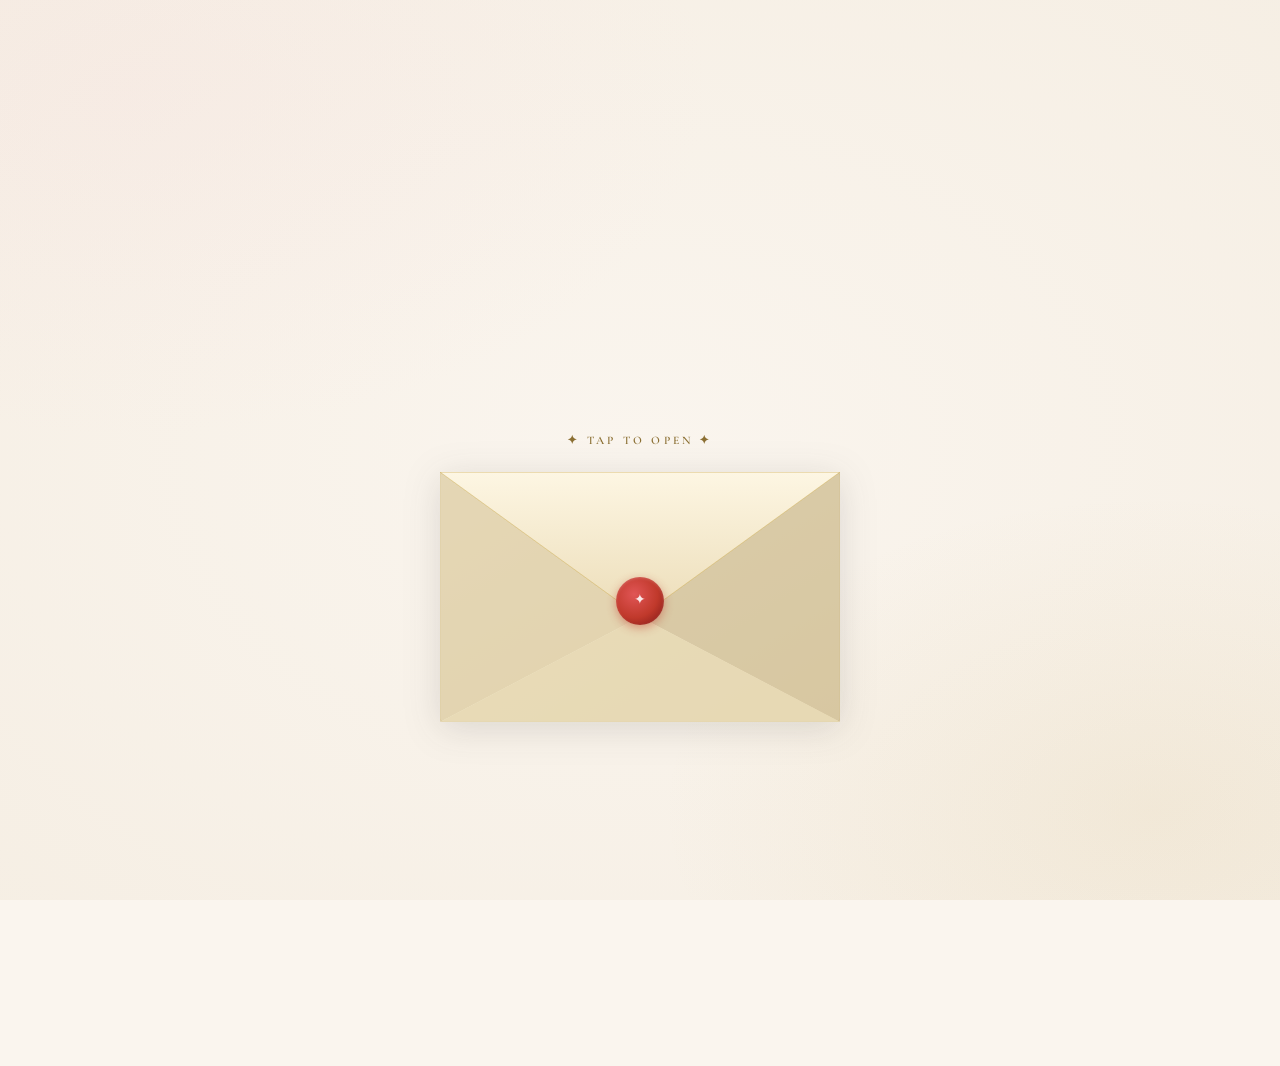
<file: messages.html>
<!DOCTYPE html>
<html lang="en">
<head>
  <meta charset="UTF-8">
  <meta name="viewport" content="width=device-width, initial-scale=1.0">
  <title>A Letter · To Say Something</title>
  <link rel="stylesheet" href="styles.css">
  <link rel="preconnect" href="https://fonts.googleapis.com">
  <link rel="preconnect" href="https://fonts.gstatic.com" crossorigin>
  <link href="https://fonts.googleapis.com/css2?family=Cormorant+Garamond:ital,wght@0,300;0,400;0,600;1,300;1,400&family=Bodoni+Moda:ital,opsz,wght@0,6..96,400;0,6..96,700;1,6..96,400&family=Herr+Von+Muellerhoff&family=IM+Fell+English:ital@0;1&display=swap" rel="stylesheet">
  <style>

    /* ── Stage: full-height centred column ───────────── */
    .envelope-stage {
      min-height: 100vh;
      display: flex;
      flex-direction: column;
      align-items: center;
      justify-content: center;
      gap: 1.4rem;
      padding: 7rem 1.5rem 5rem;
    }

    /* ── Hint ────────────────────────────────────────── */
    #hint {
      font-family: 'Cormorant Garamond', serif;
      font-size: .72rem;
      font-weight: 600;
      letter-spacing: .28em;
      text-transform: uppercase;
      color: var(--gold-dark);
      animation: fade-up .7s .5s both;
      transition: opacity .4s;
    }
    #hint.hide { opacity: 0; pointer-events: none; }

    /* ── Outer wrapper — sets the coordinate space ───── */
    #scene {
      position: relative;
      width: 400px;
      /* height grows to contain letter once opened */
      animation: fade-up .8s .15s both;
      cursor: pointer;
    }

    /* ── Letter paper ────────────────────────────────── */
    #letter {
      position: absolute;
      left: 20px;
      width: 360px;
      background: #fffdf7;
      border: 1px solid rgba(201,168,76,.25);
      border-radius: 3px;
      box-shadow: 0 2px 14px rgba(46,44,42,.12);
      padding: 1.8rem 1.6rem 1.6rem;
      box-sizing: border-box;
      overflow: hidden;
      /* Start: bottom of scene, z below envelope, clipped to 0 height */
      bottom: 0;
      max-height: 0;
      opacity: 0;
      z-index: 2;
      transition: none;
    }

    /* ── Envelope body SVG ───────────────────────────── */
    #env-svg {
      position: relative;
      display: block;
      width: 400px;
      z-index: 3;
      filter: drop-shadow(0 6px 18px rgba(46,44,42,.14));
    }

    /* ── Flap SVG (separate, rotates open) ───────────── */
    #flap-svg {
      position: absolute;
      top: 0;
      left: 0;
      width: 400px;
      z-index: 10;
      transform-origin: top center;
      transform-style: preserve-3d;
      transition: transform .7s cubic-bezier(.4,0,.2,1);
      pointer-events: none;
    }

    /* ── Wax seal ────────────────────────────────────── */
    #seal {
      position: absolute;
      top: calc(50% + 4px);   /* sits on the flap fold line */
      left: 50%;
      transform: translate(-50%, -50%);
      width: 48px;
      height: 48px;
      background: radial-gradient(circle at 38% 36%, #e05555, #c0392b 55%, #7a1515);
      border-radius: 50%;
      z-index: 15;
      display: flex;
      align-items: center;
      justify-content: center;
      box-shadow: 0 3px 10px rgba(192,57,43,.45), inset 0 1px 3px rgba(255,255,255,.2);
      font-size: .9rem;
      color: rgba(255,255,255,.88);
      font-family: 'Herr Von Muellerhoff', cursive;
      line-height: 1;
      transition: opacity .4s, transform .4s;
    }

    /* ── Letter content ──────────────────────────────── */
    .letter-top-rule {
      width: 100%;
      height: 2px;
      background: linear-gradient(90deg, transparent, var(--gold-light), transparent);
      border-radius: 2px;
      margin-bottom: 1.1rem;
    }

    #letter-inner {
      opacity: 0;
      transform: translateY(6px);
      transition: opacity .5s, transform .5s;
    }

    .letter-date {
      font-family: 'Cormorant Garamond', serif;
      font-size: .68rem;
      font-weight: 600;
      letter-spacing: .22em;
      text-transform: uppercase;
      color: var(--gold-dark);
      margin-bottom: .9rem;
    }

    .letter-salutation {
      font-family: 'Herr Von Muellerhoff', cursive;
      font-size: 2rem;
      color: var(--charcoal);
      margin-bottom: .7rem;
      line-height: 1.2;
    }

    .letter-body {
      font-size: 1rem;
      line-height: 1.85;
      color: var(--slate);
      font-style: italic;
      background-image: repeating-linear-gradient(
        transparent, transparent 28px,
        rgba(201,168,76,.1) 28px, rgba(201,168,76,.1) 29px
      );
      background-position: 0 4px;
      padding-bottom: 4px;
    }
    .letter-body p + p { margin-top: .85rem; }

    .letter-closing {
      margin-top: 1.5rem;
      text-align: right;
    }
    .letter-closing p {
      font-family: 'Herr Von Muellerhoff', cursive;
      font-size: 1.75rem;
      color: var(--red);
      line-height: 1.3;
    }
    .letter-closing small {
      display: block;
      font-size: .66rem;
      letter-spacing: .16em;
      text-transform: uppercase;
      color: var(--ash);
      margin-top: .25rem;
    }

    /* ── Back button ─────────────────────────────────── */
    #back-btn {
      opacity: 0;
      transform: translateY(8px);
      transition: opacity .5s, transform .5s;
      pointer-events: none;
    }
    #back-btn.show {
      opacity: 1;
      transform: translateY(0);
      pointer-events: auto;
    }

    /* ── Idle breathe ────────────────────────────────── */
    @keyframes env-breathe {
      0%, 100% { transform: scale(1); }
      50%       { transform: scale(1.013); }
    }
    #scene.idle #env-svg { animation: env-breathe 3s ease-in-out infinite; }
    #scene.idle:hover #seal { transform: translate(-50%, -50%) scale(1.12); }

    /* responsive */
    @media (max-width: 480px) {
      #scene, #env-svg, #flap-svg { width: 310px; }
      #letter { left: 15px; width: 280px; }
    }
  </style>
</head>
<body>

  <div class="petal-canvas" id="petalCanvas"></div>

  <nav class="site-nav">
    <a href="index.html" class="nav-brand">To Say Something</a>
    <ul class="nav-links">
      <li><a href="index.html">Home</a></li>
      <li><a href="collage.html">Memories</a></li>
      <li><a href="messages.html" class="active">Letters</a></li>
    </ul>
  </nav>

  <div class="page-wrapper">
    <div class="envelope-stage">

      <p id="hint">✦ tap to open ✦</p>

      <!-- ══════════════════════════════════════════════ -->
      <!--  SCENE                                         -->
      <!-- ══════════════════════════════════════════════ -->
      <div id="scene" class="idle" onclick="openEnvelope()">

        <!-- 1. Letter paper — lives BEHIND envelope in z -->
        <div id="letter">
          <div class="letter-top-rule"></div>
          <div id="letter-inner">
            <p class="letter-date">Placeholder date &nbsp;·&nbsp; Placeholder place</p>
            <p class="letter-salutation">Dear [Name],</p>
            <div class="letter-body">
              <p>This is a placeholder for the main letter..</p>
            </div>
            <div class="letter-closing">
              <p>always yours,<br>[ your name ]</p>
            </div>
          </div>
        </div>

        <!-- 2. Envelope body (SVG, drawn over the letter) -->
        <svg id="env-svg" viewBox="0 0 400 250" xmlns="http://www.w3.org/2000/svg">
          <!-- Main body rectangle -->
          <rect x="0" y="0" width="400" height="250" rx="4" fill="url(#envGrad)" stroke="rgba(201,168,76,0.45)" stroke-width="1"/>
          <!-- Left interior fold -->
          <polygon points="0,0 0,250 200,145" fill="rgba(220,204,166,0.75)"/>
          <!-- Right interior fold -->
          <polygon points="400,0 400,250 200,145" fill="rgba(205,188,148,0.70)"/>
          <!-- Bottom point fold -->
          <polygon points="0,250 400,250 200,145" fill="rgba(230,215,178,0.85)"/>
          <!-- Seam lines -->
          <line x1="0" y1="0" x2="200" y2="145" stroke="rgba(201,168,76,0.22)" stroke-width="1"/>
          <line x1="400" y1="0" x2="200" y2="145" stroke="rgba(201,168,76,0.22)" stroke-width="1"/>
          <defs>
            <linearGradient id="envGrad" x1="0" y1="0" x2="1" y2="1">
              <stop offset="0%" stop-color="#fdf6e3"/>
              <stop offset="100%" stop-color="#f0e2c0"/>
            </linearGradient>
          </defs>
        </svg>

        <!-- 3. Flap (separate SVG, rotates open around top edge) -->
        <svg id="flap-svg" viewBox="0 0 400 145" xmlns="http://www.w3.org/2000/svg">
          <!-- Flap triangle (points downward — V shape from top corners to centre bottom) -->
          <polygon points="0,0 400,0 200,145" fill="url(#flapGrad)" stroke="rgba(201,168,76,0.4)" stroke-width="1" stroke-linejoin="round"/>
          <!-- Subtle crease line at fold -->
          <line x1="0" y1="0" x2="400" y2="0" stroke="rgba(201,168,76,0.35)" stroke-width="1"/>
          <defs>
            <linearGradient id="flapGrad" x1="0" y1="0" x2="0" y2="1">
              <stop offset="0%" stop-color="#fdf6e3"/>
              <stop offset="100%" stop-color="#ecddb8"/>
            </linearGradient>
          </defs>
        </svg>

        <!-- 4. Wax seal centred on the flap fold line -->
        <div id="seal">✦</div>

      </div>
      <!-- /scene -->

      <!-- Back button — outside scene, shown by JS -->
      <div id="back-btn">
        <a href="index.html" class="btn btn-outline">← Back to Home</a>
      </div>

    </div>
  </div>

  <script>
    let hasOpened = false;

    function openEnvelope() {
      if (hasOpened) return;
      hasOpened = true;

      const scene  = document.getElementById('scene');
      const hint   = document.getElementById('hint');
      const flap   = document.getElementById('flap-svg');
      const seal   = document.getElementById('seal');
      const letter = document.getElementById('letter');
      const inner  = document.getElementById('letter-inner');
      const back   = document.getElementById('back-btn');

      scene.classList.remove('idle');
      scene.onclick = null;
      scene.style.cursor = 'default';
      hint.classList.add('hide');

      /* ── Step 1 (0ms): flap opens + seal fades ─── */
      flap.style.transition = 'transform .7s cubic-bezier(.4,0,.2,1)';
      flap.style.transform  = 'rotateX(180deg)';
      seal.style.opacity    = '0';
      seal.style.transform  = 'translate(-50%, -50%) scale(.5)';

      /* ── Step 2 (550ms): letter becomes visible and rises ── */
      setTimeout(() => {
        /* Reveal letter at current position (inside env), no animation yet */
        letter.style.transition = 'none';
        letter.style.maxHeight  = '600px';
        letter.style.opacity    = '1';

        /* Force reflow so the browser registers the height before animating */
        letter.getBoundingClientRect();

        /* Now animate the rise */
        letter.style.transition = 'transform .65s cubic-bezier(.22,.84,.36,1), bottom .65s cubic-bezier(.22,.84,.36,1)';
        letter.style.bottom     = '220px';
      }, 550);

      /* ── Step 3 (1200ms): letter expands to full height ─── */
      setTimeout(() => {
        letter.style.transition = 'max-height .55s cubic-bezier(.4,0,.2,1), transform .65s, bottom .65s';
        /* max-height already 600px, no change needed — content just becomes readable */

        /* Fade in the letter content */
        inner.style.opacity   = '1';
        inner.style.transform = 'translateY(0)';
      }, 1200);

      /* ── Step 4 (2000ms): show back button ─────────────── */
      setTimeout(() => {
        back.classList.add('show');
      }, 2000);
    }

    /* ── Petals ─────────────────────────────────────────── */
    (function () {
      const canvas  = document.getElementById('petalCanvas');
      const symbols = ['✿', '❀', '·', '♡', '✦'];
      const colors  = ['#c9a84c', '#c0392b', '#b0aba4', '#e8cd87'];
      function spawn() {
        const el = document.createElement('span');
        el.className = 'petal';
        el.textContent = symbols[Math.floor(Math.random() * symbols.length)];
        el.style.left = Math.random() * 96 + '%';
        el.style.fontSize = (12 + Math.random() * 12) + 'px';
        el.style.color = colors[Math.floor(Math.random() * colors.length)];
        const dur = 14 + Math.random() * 10;
        el.style.setProperty('--drift', ((Math.random() - .5) * 100) + 'px');
        el.style.setProperty('--spin', (Math.random() * 360) + 'deg');
        el.style.animationDuration = dur + 's';
        canvas.appendChild(el);
        setTimeout(() => { if (el.parentNode) canvas.removeChild(el); }, dur * 1000);
      }
      for (let i = 0; i < 10; i++) setTimeout(spawn, i * 900);
      setInterval(spawn, 2800);
    })();
  </script>

</body>
</html>
</file>
<file: styles.css>
/* ================================================
   TO SAY SOMETHING — Shared Styles
   Palette: Warm charcoal + gold + crimson accents
   on a soft pastel cream/parchment base
   ================================================ */

/* ------------------------------------------------
   ROOT VARIABLES
   ------------------------------------------------ */
:root {
    --charcoal:       #3a3028;
    --charcoal-mid:   #5c5048;
    --charcoal-light: #8a7e76;
    --gold:           #c4a355;
    --gold-bright:    #ddb96a;
    --gold-pale:      #eddfa8;
    --gold-muted-bg:  #f7f1e3;
    --gold-dark:      #8b6f32;
    --crimson:        #9e2d3a;
    --crimson-soft:   #be4a5a;
    --crimson-pale:   #f5d8db;

    --cream:          #faf5ee;
    --parchment:      #f4ece0;
    --warm-white:     #fdfaf5;
    --blush:          #f7e6e6;
    --lavender-pale:  #f0eaf5;
    --sage-pale:      #e8f0e8;
    --peach-pale:     #f5ece0;

    --card-shadow:    0 24px 64px rgba(58, 48, 40, 0.13), 0 4px 16px rgba(58, 48, 40, 0.07);
    --gold-ring:      0 0 0 1px rgba(196, 163, 85, 0.25);
    --border-gold:    1.5px solid var(--gold);
}

/* ------------------------------------------------
   RESET
   ------------------------------------------------ */
*, *::before, *::after {
    margin: 0;
    padding: 0;
    box-sizing: border-box;
}

html { height: 100%; }

body {
    font-family: 'Cormorant Garamond', Georgia, serif;
    background-color: var(--cream);
    color: var(--charcoal);
    line-height: 1.6;
    min-height: 100%;
}

/* ------------------------------------------------
   BACKGROUND ATMOSPHERE
   ------------------------------------------------ */
body::before {
    content: '';
    position: fixed;
    inset: 0;
    background:
        radial-gradient(ellipse 65% 55% at 10% 10%, rgba(245, 216, 219, 0.20) 0%, transparent 70%),
        radial-gradient(ellipse 55% 50% at 90% 90%, rgba(196, 163, 85, 0.10) 0%, transparent 70%),
        radial-gradient(ellipse 100% 100% at 50% 50%, var(--cream) 0%, var(--parchment) 100%);
    pointer-events: none;
    z-index: 0;
}

/* ------------------------------------------------
   PAGE FRAME — decorative gold border
   ------------------------------------------------ */
.page-frame {
    position: fixed;
    inset: 14px;
    border: 1px solid rgba(196, 163, 85, 0.20);
    pointer-events: none;
    z-index: 300;
}

/* Corner diamond accents */
.page-frame::before,
.page-frame::after {
    content: '';
    position: absolute;
    width: 6px;
    height: 6px;
    background: var(--gold);
    opacity: 0.45;
    transform: rotate(45deg);
}
.page-frame::before {
    top: -3px;
    left: -3px;
    box-shadow: calc(100vw - 27px) 0 0 rgba(196,163,85,0.45);
}
.page-frame::after {
    bottom: -3px;
    left: -3px;
    box-shadow: calc(100vw - 27px) 0 0 rgba(196,163,85,0.45);
}

/* ------------------------------------------------
   FALLING PETALS
   ------------------------------------------------ */
.petals-container {
    position: fixed;
    inset: 0;
    pointer-events: none;
    z-index: 1;
    overflow: hidden;
}

.petal {
    position: absolute;
    top: -6%;
    opacity: 0;
    font-family: 'Cormorant Garamond', serif;
    animation: petal-fall linear forwards;
    will-change: transform, opacity;
    user-select: none;
}

@keyframes petal-fall {
    0%   { transform: translateY(0)     translateX(0)    rotate(0deg);   opacity: 0; }
    6%   {                                                                opacity: 0.6; }
    25%  { transform: translateY(25vh)  translateX(18px) rotate(72deg);  }
    50%  { transform: translateY(52vh)  translateX(-9px) rotate(144deg); }
    75%  { transform: translateY(76vh)  translateX(14px) rotate(216deg); }
    94%  {                                                                opacity: 0.6; }
    100% { transform: translateY(110vh) translateX(-22px) rotate(360deg); opacity: 0; }
}

/* ================================================
   INDEX PAGE — MAIN CARD
   ================================================ */
.page-wrapper {
    position: relative;
    min-height: 100vh;
    display: flex;
    align-items: center;
    justify-content: center;
    padding: 2rem;
    z-index: 2;
}

.main-card {
    position: relative;
    background: var(--warm-white);
    border: var(--border-gold);
    border-radius: 3px;
    max-width: 520px;
    width: 100%;
    max-height: 90vh;
    overflow-y: auto;
    scrollbar-width: none;
    box-shadow: var(--card-shadow), var(--gold-ring);
    animation: card-enter 1.1s cubic-bezier(0.16, 1, 0.3, 1) both;
    z-index: 10;
}
.main-card::-webkit-scrollbar { display: none; }

/* Inner decorative ghost frame */
.main-card::after {
    content: '';
    position: absolute;
    inset: 22px;
    top: 28px;
    border: 0.5px solid rgba(196, 163, 85, 0.16);
    pointer-events: none;
    z-index: 0;
}

@keyframes card-enter {
    from { opacity: 0; transform: translateY(22px) scale(0.972); }
    to   { opacity: 1; transform: translateY(0)    scale(1);     }
}

/* Crimson ribbon at top */
.card-ribbon {
    height: 5px;
    background: linear-gradient(90deg, var(--crimson-soft), var(--crimson), var(--crimson-soft));
    flex-shrink: 0;
    position: relative;
}

/* Gold corner leaf ornaments */
.card-corner {
    position: absolute;
    color: var(--gold);
    font-size: 1.05rem;
    opacity: 0.60;
    line-height: 1;
    pointer-events: none;
    z-index: 2;
    font-family: serif;
}
.card-corner-tl { top: 11px; left: 11px; }
.card-corner-tr { top: 11px; right: 11px; transform: scaleX(-1); }
.card-corner-bl { bottom: 11px; left: 11px; transform: scaleY(-1); }
.card-corner-br { bottom: 11px; right: 11px; transform: scale(-1); }

/* ------------------------------------------------
   CARD BODY
   ------------------------------------------------ */
.card-body {
    padding: 2.4rem 3rem 2.8rem;
    text-align: center;
    position: relative;
    z-index: 1;
}

.card-date {
    font-family: 'Josefin Sans', sans-serif;
    font-weight: 300;
    font-size: 0.67rem;
    letter-spacing: 0.22em;
    color: var(--charcoal-light);
    text-transform: uppercase;
    margin-bottom: 1.5rem;
    animation: fade-up 0.8s ease-out 0.25s both;
}

.card-title {
    font-family: 'Pinyon Script', cursive;
    font-size: 5rem;
    font-weight: 400;
    color: var(--charcoal);
    line-height: 1.0;
    margin-bottom: 0.2rem;
    animation: fade-up 0.8s ease-out 0.42s both;
}

.card-tagline {
    font-family: 'Cormorant Garamond', serif;
    font-size: 0.93rem;
    font-style: italic;
    color: var(--crimson);
    font-weight: 300;
    letter-spacing: 0.04em;
    margin-bottom: 1.5rem;
    animation: fade-up 0.8s ease-out 0.58s both;
}

/* Gold ornament divider */
.divider {
    display: flex;
    align-items: center;
    gap: 0.8rem;
    margin: 0 auto 1.5rem;
    max-width: 180px;
    animation: fade-up 0.8s ease-out 0.68s both;
}
.divider::before,
.divider::after {
    content: '';
    flex: 1;
    height: 0.5px;
    background: linear-gradient(90deg, transparent, var(--gold), transparent);
}
.divider-icon {
    color: var(--gold);
    font-size: 0.58rem;
}

.card-note {
    font-size: 0.97rem;
    font-style: italic;
    line-height: 1.88;
    color: var(--charcoal-mid);
    max-width: 370px;
    margin: 0 auto 2rem;
    animation: fade-up 0.8s ease-out 0.78s both;
}

/* ------------------------------------------------
   CARD BUTTONS
   ------------------------------------------------ */
.card-nav {
    display: flex;
    flex-direction: column;
    gap: 0.7rem;
    margin-bottom: 2.2rem;
    animation: fade-up 0.8s ease-out 0.92s both;
}

.nav-btn {
    display: inline-flex;
    align-items: center;
    justify-content: center;
    gap: 0.55rem;
    padding: 0.82rem 2rem;
    text-decoration: none;
    font-family: 'Josefin Sans', sans-serif;
    font-weight: 300;
    font-size: 0.74rem;
    letter-spacing: 0.16em;
    text-transform: uppercase;
    border-radius: 2px;
    transition: all 0.32s ease;
}

.nav-btn-primary {
    background: var(--charcoal);
    color: var(--gold-bright);
    border: 1.5px solid var(--charcoal);
}
.nav-btn-primary:hover {
    background: #2c221d;
    border-color: var(--gold);
    color: var(--gold-pale);
    box-shadow: 0 6px 20px rgba(58, 48, 40, 0.28);
    transform: translateY(-2px);
}

.nav-btn-secondary {
    background: transparent;
    color: var(--charcoal);
    border: 1.5px solid var(--gold);
}
.nav-btn-secondary:hover {
    background: var(--crimson);
    color: #fff;
    border-color: var(--crimson);
    transform: translateY(-2px);
    box-shadow: 0 6px 20px rgba(158, 45, 58, 0.24);
}

.nav-btn-icon {
    font-size: 0.85rem;
    opacity: 0.8;
}

.card-signature {
    font-family: 'Pinyon Script', cursive;
    font-size: 1.9rem;
    color: var(--charcoal-light);
    animation: fade-up 0.8s ease-out 1.06s both;
}

/* ================================================
   SUB-PAGES (collage + messages)
   ================================================ */
.sub-page-wrapper {
    position: relative;
    min-height: 100vh;
    z-index: 2;
    padding: 3rem 2rem 3.5rem;
}

.sub-page-header {
    text-align: center;
    margin-bottom: 2.8rem;
    animation: fade-up 0.8s ease-out both;
}

.sub-page-title {
    font-family: 'Pinyon Script', cursive;
    font-size: 4rem;
    color: var(--charcoal);
    line-height: 1.05;
    margin-bottom: 0.35rem;
}

.sub-page-subtitle {
    font-family: 'Cormorant Garamond', serif;
    font-style: italic;
    font-size: 0.94rem;
    color: var(--charcoal-light);
    letter-spacing: 0.03em;
}

/* Thin crimson rule under header */
.header-rule {
    display: flex;
    align-items: center;
    gap: 0.75rem;
    max-width: 200px;
    margin: 0.9rem auto 0;
}
.header-rule::before,
.header-rule::after {
    content: '';
    flex: 1;
    height: 0.5px;
    background: var(--crimson);
    opacity: 0.38;
}
.header-rule-icon {
    color: var(--crimson);
    font-size: 0.52rem;
    opacity: 0.55;
}

/* ------------------------------------------------
   POLAROID PHOTO GRID
   ------------------------------------------------ */
.photo-grid {
    display: grid;
    grid-template-columns: repeat(3, 1fr);
    gap: 2.2rem;
    max-width: 900px;
    margin: 0 auto 2.8rem;
}

.polaroid {
    background: var(--warm-white);
    border: 1px solid rgba(196, 163, 85, 0.26);
    padding: 0.78rem 0.78rem 2rem;
    box-shadow:
        0 4px 16px rgba(58, 48, 40, 0.09),
        0 1px 4px  rgba(58, 48, 40, 0.05);
    transform: rotate(var(--rot));
    transition: transform 0.38s ease, box-shadow 0.38s ease;
    animation: fade-up 0.7s ease-out both;
    position: relative;
    z-index: 1;
}
.polaroid:hover {
    transform: rotate(0deg) translateY(-7px) scale(1.025);
    box-shadow: 0 18px 44px rgba(58, 48, 40, 0.17);
    z-index: 10;
}

/* Tape strip at top of polaroid */
.polaroid::before {
    content: '';
    position: absolute;
    top: -10px;
    left: 50%;
    transform: translateX(-50%) rotate(-0.5deg);
    width: 46px;
    height: 17px;
    background: rgba(196, 163, 85, 0.26);
    border-radius: 1px;
}

.polaroid:nth-child(1)  { --rot: -1.8deg; animation-delay: 0.04s; }
.polaroid:nth-child(2)  { --rot:  1.3deg; animation-delay: 0.12s; }
.polaroid:nth-child(3)  { --rot: -0.9deg; animation-delay: 0.20s; }
.polaroid:nth-child(4)  { --rot:  1.6deg; animation-delay: 0.28s; }
.polaroid:nth-child(5)  { --rot: -1.2deg; animation-delay: 0.36s; }
.polaroid:nth-child(6)  { --rot:  0.7deg; animation-delay: 0.44s; }
.polaroid:nth-child(7)  { --rot: -1.5deg; animation-delay: 0.52s; }
.polaroid:nth-child(8)  { --rot:  1.1deg; animation-delay: 0.60s; }
.polaroid:nth-child(9)  { --rot: -0.6deg; animation-delay: 0.68s; }

.photo-frame {
    width: 100%;
    aspect-ratio: 4 / 3;
    background: linear-gradient(135deg, var(--parchment) 0%, var(--blush) 100%);
    overflow: hidden;
    display: flex;
    align-items: center;
    justify-content: center;
}
.photo-frame img {
    width: 100%;
    height: 100%;
    object-fit: cover;
    display: block;
}
.photo-placeholder-text {
    font-family: 'Josefin Sans', sans-serif;
    font-size: 0.62rem;
    font-weight: 300;
    letter-spacing: 0.14em;
    text-transform: uppercase;
    color: var(--charcoal-light);
    opacity: 0.45;
}

.polaroid-caption {
    font-family: 'Cormorant Garamond', serif;
    font-style: italic;
    font-size: 0.80rem;
    color: var(--charcoal-mid);
    text-align: center;
    margin-top: 0.52rem;
    line-height: 1.4;
}

/* ================================================
   MESSAGES PAGE
   ================================================ */
.messages-list {
    max-width: 660px;
    margin: 0 auto;
    display: flex;
    flex-direction: column;
    gap: 1.4rem;
}

.message-card {
    background: var(--warm-white);
    border: 0.5px solid rgba(196, 163, 85, 0.28);
    border-left: 3px solid var(--crimson);
    border-radius: 0 3px 3px 0;
    padding: 1.8rem 2rem;
    box-shadow: 0 4px 18px rgba(58, 48, 40, 0.07);
    animation: fade-up 0.7s ease-out both;
    position: relative;
    transition: transform 0.3s ease, box-shadow 0.3s ease;
}
.message-card:hover {
    transform: translateX(5px);
    box-shadow: 0 8px 30px rgba(58, 48, 40, 0.12);
}

/* Small crimson diamond on the left seam */
.message-card::before {
    content: '✦';
    position: absolute;
    top: 50%;
    left: -9px;
    transform: translateY(-50%);
    font-size: 0.5rem;
    color: var(--crimson);
    background: var(--warm-white);
    padding: 3px 0;
    line-height: 1;
}

.message-card:nth-child(1) { animation-delay: 0.04s; }
.message-card:nth-child(2) { animation-delay: 0.14s; }
.message-card:nth-child(3) { animation-delay: 0.24s; }
.message-card:nth-child(4) { animation-delay: 0.34s; }
.message-card:nth-child(5) { animation-delay: 0.44s; }

.message-label {
    font-family: 'Josefin Sans', sans-serif;
    font-weight: 300;
    font-size: 0.62rem;
    letter-spacing: 0.22em;
    text-transform: uppercase;
    color: var(--gold-dark);
    margin-bottom: 0.42rem;
}

.message-title {
    font-family: 'Cormorant Garamond', serif;
    font-size: 1.38rem;
    font-weight: 600;
    color: var(--charcoal);
    margin-bottom: 0.7rem;
    line-height: 1.3;
}

.message-body {
    font-size: 0.97rem;
    font-style: italic;
    line-height: 1.88;
    color: var(--charcoal-mid);
}

.message-rule {
    margin: 0.95rem 0 0.7rem;
    border: none;
    border-top: 0.5px solid rgba(196, 163, 85, 0.20);
}

.message-footer-text {
    font-family: 'Josefin Sans', sans-serif;
    font-weight: 300;
    font-size: 0.62rem;
    letter-spacing: 0.12em;
    text-transform: uppercase;
    color: var(--charcoal-light);
}

/* ================================================
   SHARED — BACK BUTTON
   ================================================ */
.page-footer {
    text-align: center;
    margin-top: 0.8rem;
    padding-bottom: 1rem;
}

.back-btn {
    display: inline-flex;
    align-items: center;
    gap: 0.48rem;
    padding: 0.65rem 1.5rem;
    text-decoration: none;
    font-family: 'Josefin Sans', sans-serif;
    font-weight: 300;
    font-size: 0.7rem;
    letter-spacing: 0.16em;
    text-transform: uppercase;
    color: var(--charcoal);
    border: 1px solid var(--gold);
    border-radius: 2px;
    transition: all 0.3s ease;
}
.back-btn:hover {
    background: var(--charcoal);
    color: var(--gold-bright);
    border-color: var(--charcoal);
    transform: translateX(-3px);
}

/* ================================================
   SHARED ANIMATIONS
   ================================================ */
@keyframes fade-up {
    from { opacity: 0; transform: translateY(14px); }
    to   { opacity: 1; transform: translateY(0); }
}

/* ================================================
   RESPONSIVE
   ================================================ */
@media (max-width: 768px) {
    .card-body { padding: 2rem 2rem 2.4rem; }
    .card-title { font-size: 4rem; }
    .photo-grid { grid-template-columns: repeat(2, 1fr); gap: 1.6rem; }
    .sub-page-wrapper { padding: 2rem 1.5rem 2.5rem; }
}

@media (max-width: 480px) {
    .page-wrapper { padding: 1rem; }
    .card-body { padding: 1.8rem 1.5rem 2.2rem; }
    .card-title { font-size: 3.2rem; }
    .sub-page-title { font-size: 3rem; }
    .photo-grid { grid-template-columns: 1fr; gap: 1.2rem; }
    .message-card { padding: 1.4rem 1.4rem; }
}
</file>
